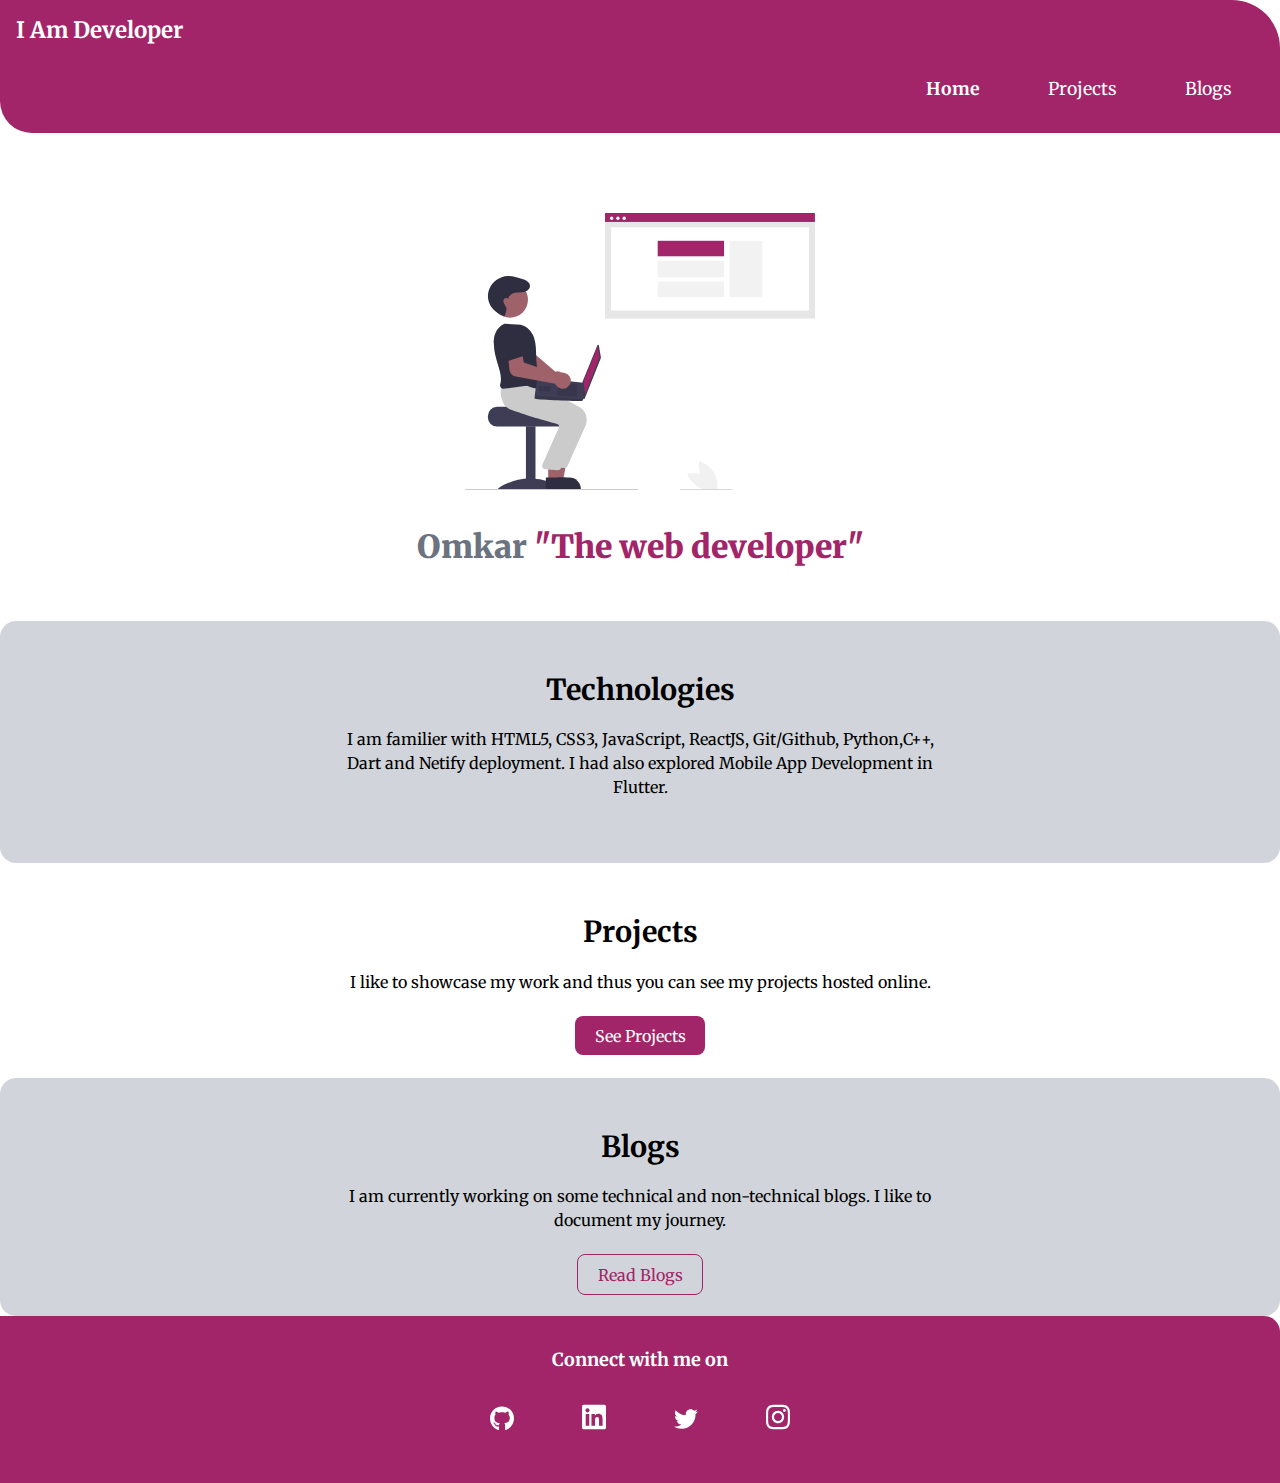
<file: index.html>
<!DOCTYPE html>
<html lang="en" dir="ltr">

<head>
  <meta charset="utf-8">
  <title>Portfolio | omkar</title>
  <link rel="stylesheet" href="styles.css">
</head>

<body>
  <nav class="navigation container">
    <div class="nav-brand">I Am Developer</div>
    <ul class="list-non-bullet nav-pills">
      <li class="list-item-inline">
        <a class="link link-active" href="index.html">Home</a>
      </li>
      <li class="list-item-inline">
        <a class="link" href="projects.html">Projects</a>
      </li>
      <li class="list-item-inline">
        <a class="link" href="blogs.html">Blogs</a>
      </li>
    </ul>
  </nav>
  <header class="hero">
    <img class="hero-img" src="images/Web_developer.svg" alt="Web-devlopment">
    <h1 class="hero-heading"><strong>Omkar <span class="heading-inverted">"The web developer"</span></strong></h1>
  </header>
  <section class="section ow">
    <div class="container container-center">
      <h1>Technologies</h1>
      <p>I am familier with HTML5, CSS3, JavaScript, ReactJS,  Git/Github, Python,C++, Dart and Netify deployment. I had also explored Mobile App Development in Flutter.</p>
    </div>
  </section>
  <section class="section">
    <div class="container container-center">
      <h1>Projects</h1>
      <p>I like to showcase my work and thus you can see my projects hosted online.</p>
      <a class="link link-primary" href="projects.html">See Projects</a>
    </div>
  </section>
  <section class="section ow">
    <div class="container container-center">
      <h1>Blogs</h1>
      <p>I am currently working on some technical and non-technical blogs. I like to document my journey.</p>
      <a class="link link-secondary" href="blogs.html">Read Blogs</a>
    </div>
  </section>
  <footer class="footer">
    <div class="footer-header">Connect with me on</div>
    <ul class="social-links list-non-bullet">
      <li class="list-item-inline"><a class="link" href="https://github.com/Omkar38-hub"><img src="images/github-brands.svg"></a></li>
      <li class="list-item-inline"><a class="link" href="https://www.linkedin.com/in/omkar-kumar-296547191/"><img src="images/linkedin-brands.svg"></a></li>
      <li class="list-item-inline"><a class="link" href="https://mobile.twitter.com/Omkar038"><img src="images/twitter-brands.svg"></a></li>
      <li class="list-item-inline"><a class="link" href="https://www.instagram.com/omkar_038/"><img src="images/instagram-brands.svg"></a></li>
    </ul>
  </footer>
</body>

</html>
</file>
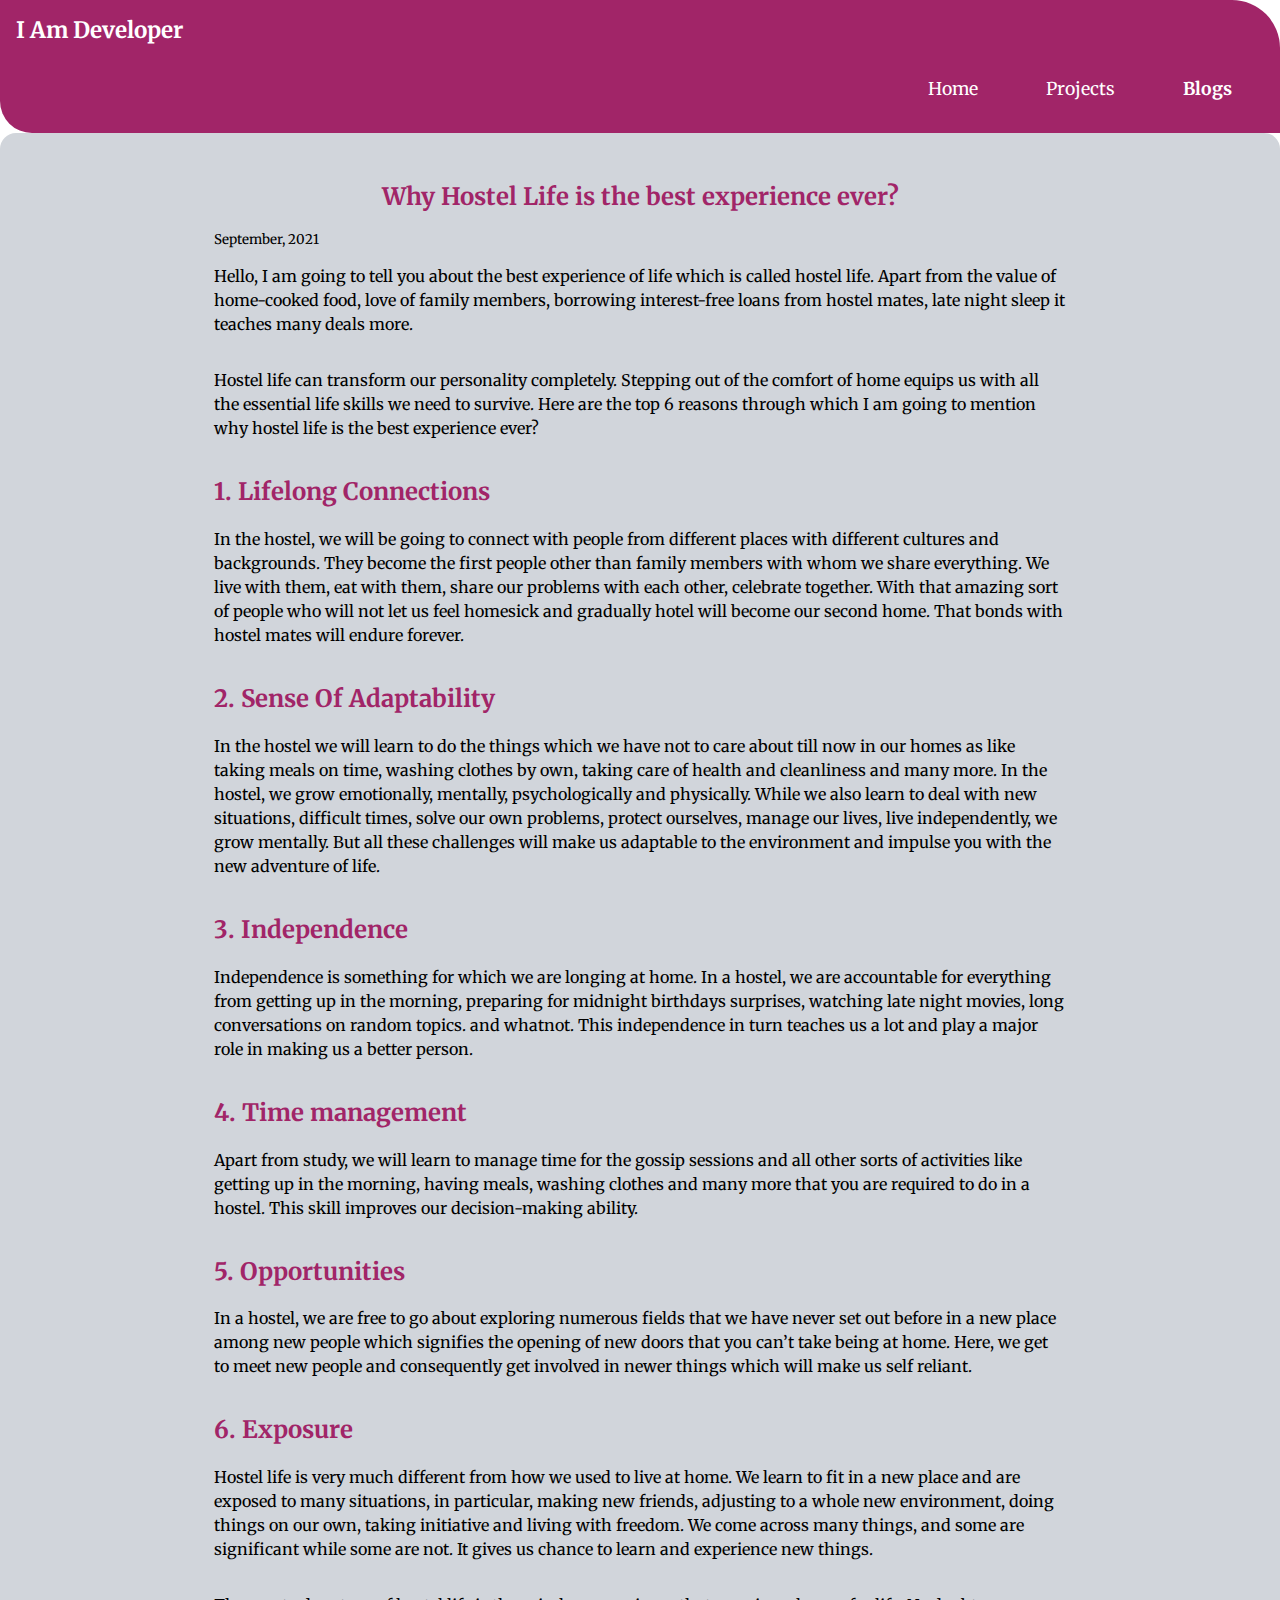
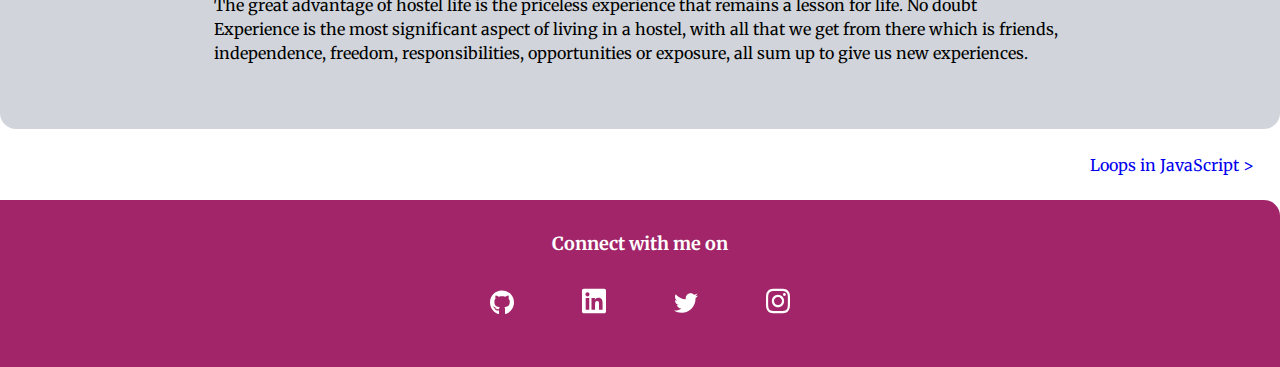
<file: blog1.html>
<!DOCTYPE html>
<html lang="en" dir="ltr">

<head>
  <meta charset="utf-8">
  <title>Hostel Life</title>
  <link rel="stylesheet" href="styles.css">
</head>

<body>
  <nav class="navigation container">
    <div class="nav-brand">I Am Developer</div>
    <ul class="list-non-bullet nav-pills">
      <li class="list-item-inline">
        <a class="link" href="index.html">Home</a>
      </li>
      <li class="list-item-inline">
        <a class="link" href="projects.html">Projects</a>
      </li>
      <li class="list-item-inline">
        <a class="link link-active" href="blogs.html">Blogs</a>
      </li>
    </ul>
  </nav>
  <section class="section ow" style="text-align:left">
    <div class="container container-center" style="max-width: 70%;">
      <h1 class="blog-name">Why Hostel Life is the best experience ever?</h1>
      <small>September, 2021</small>
      <p>
        Hello, I am going to tell you about the best experience of life which is
        called hostel life. Apart from the value of home-cooked food, love of family members, borrowing interest-free loans from hostel mates,
         late night sleep it teaches many deals more.
      </p>
      <p>
        Hostel life can transform our personality completely. Stepping out of the comfort of home equips us with all the essential life skills we need to survive.
        Here are the top 6 reasons through which I am going to mention why hostel life is the best experience ever?
      </p>
      <h2>1. Lifelong Connections</h2>
      <p>
        In the hostel, we will be going to connect with people from different places with different cultures and backgrounds. They become the first people other than family
        members with whom we share everything. We live with them, eat with them, share our problems with each other, celebrate together. With that amazing sort of people who
        will not let us feel homesick and gradually hotel will become our second home. That bonds with hostel mates will endure forever.
      </p>
      <h2>2. Sense Of Adaptability</h2>
      <p>
        In the hostel we will learn to do the things which we have not to care about till now in our homes as like taking meals on time, washing clothes by own,
        taking care of health and cleanliness and many more. In the hostel, we grow emotionally, mentally, psychologically and physically. While we also learn to deal with new situations,
        difficult times, solve our own problems, protect ourselves, manage our lives, live independently, we grow mentally. But all these challenges will make us adaptable to the environment and impulse you with the new adventure of life.
      </p>
      <h2>3. Independence</h2>
      <p>
        Independence is something for which we are longing at home. In a hostel, we are accountable for everything from getting up in the morning, preparing for
        midnight birthdays surprises, watching late night movies, long conversations on random topics.  and whatnot. This independence in turn teaches us a lot and play a major role in making us a better person.
      </p>
      <h2>4. Time management</h2>
      <p>
        Apart from study, we will learn to manage time for the gossip sessions and all other sorts of activities like getting up in the morning, having meals,
        washing clothes and many more that you are required to do in a hostel. This skill improves our decision-making ability.
      </p>
      <h2>5. Opportunities</h2>
      <p>
        In a hostel, we are free to go about exploring numerous fields that we have never set out before in a new place among new people which signifies the
         opening of new doors that you can’t take being at home. Here, we get to meet new people and consequently get involved in newer things which will make us self reliant.
      </p>
      <h2>6. Exposure</h2>
      <p>
        Hostel life is very much different from how we used to live at home. We learn to fit in a new place and are exposed to many situations, in particular, making new friends,
        adjusting to a whole new environment, doing things on our own, taking initiative and living with freedom. We come across many things, and some are significant while some are not.
        It gives us chance to learn and experience new things.
      </p>
      <p>
      The great advantage of hostel life is the priceless experience that remains a lesson for life. No doubt Experience is the most significant aspect of living in
      a hostel, with all that we get from there which is friends, independence, freedom, responsibilities, opportunities or exposure, all sum up to give us new experiences.
      </p>
    </div>
  </section>
  <div class="blog2-move">
    <a href="blog2.html">Loops in JavaScript ></a>
  </div>
</body>
<footer class="footer">
  <div class="footer-header">Connect with me on</div>
  <ul class="social-links list-non-bullet">
    <li class="list-item-inline"><a class="link" href="https://github.com/Omkar38-hub"><img src="images/github-brands.svg"></a></li>
    <li class="list-item-inline"><a class="link" href="https://www.linkedin.com/in/omkar-kumar-296547191/"><img src="images/linkedin-brands.svg"></a></li>
    <li class="list-item-inline"><a class="link" href="https://mobile.twitter.com/Omkar038"><img src="images/twitter-brands.svg"></a></li>
    <li class="list-item-inline"><a class="link" href="https://www.instagram.com/omkar_038/"><img src="images/instagram-brands.svg"></a></li>
  </ul>
</footer>
</html>
</file>
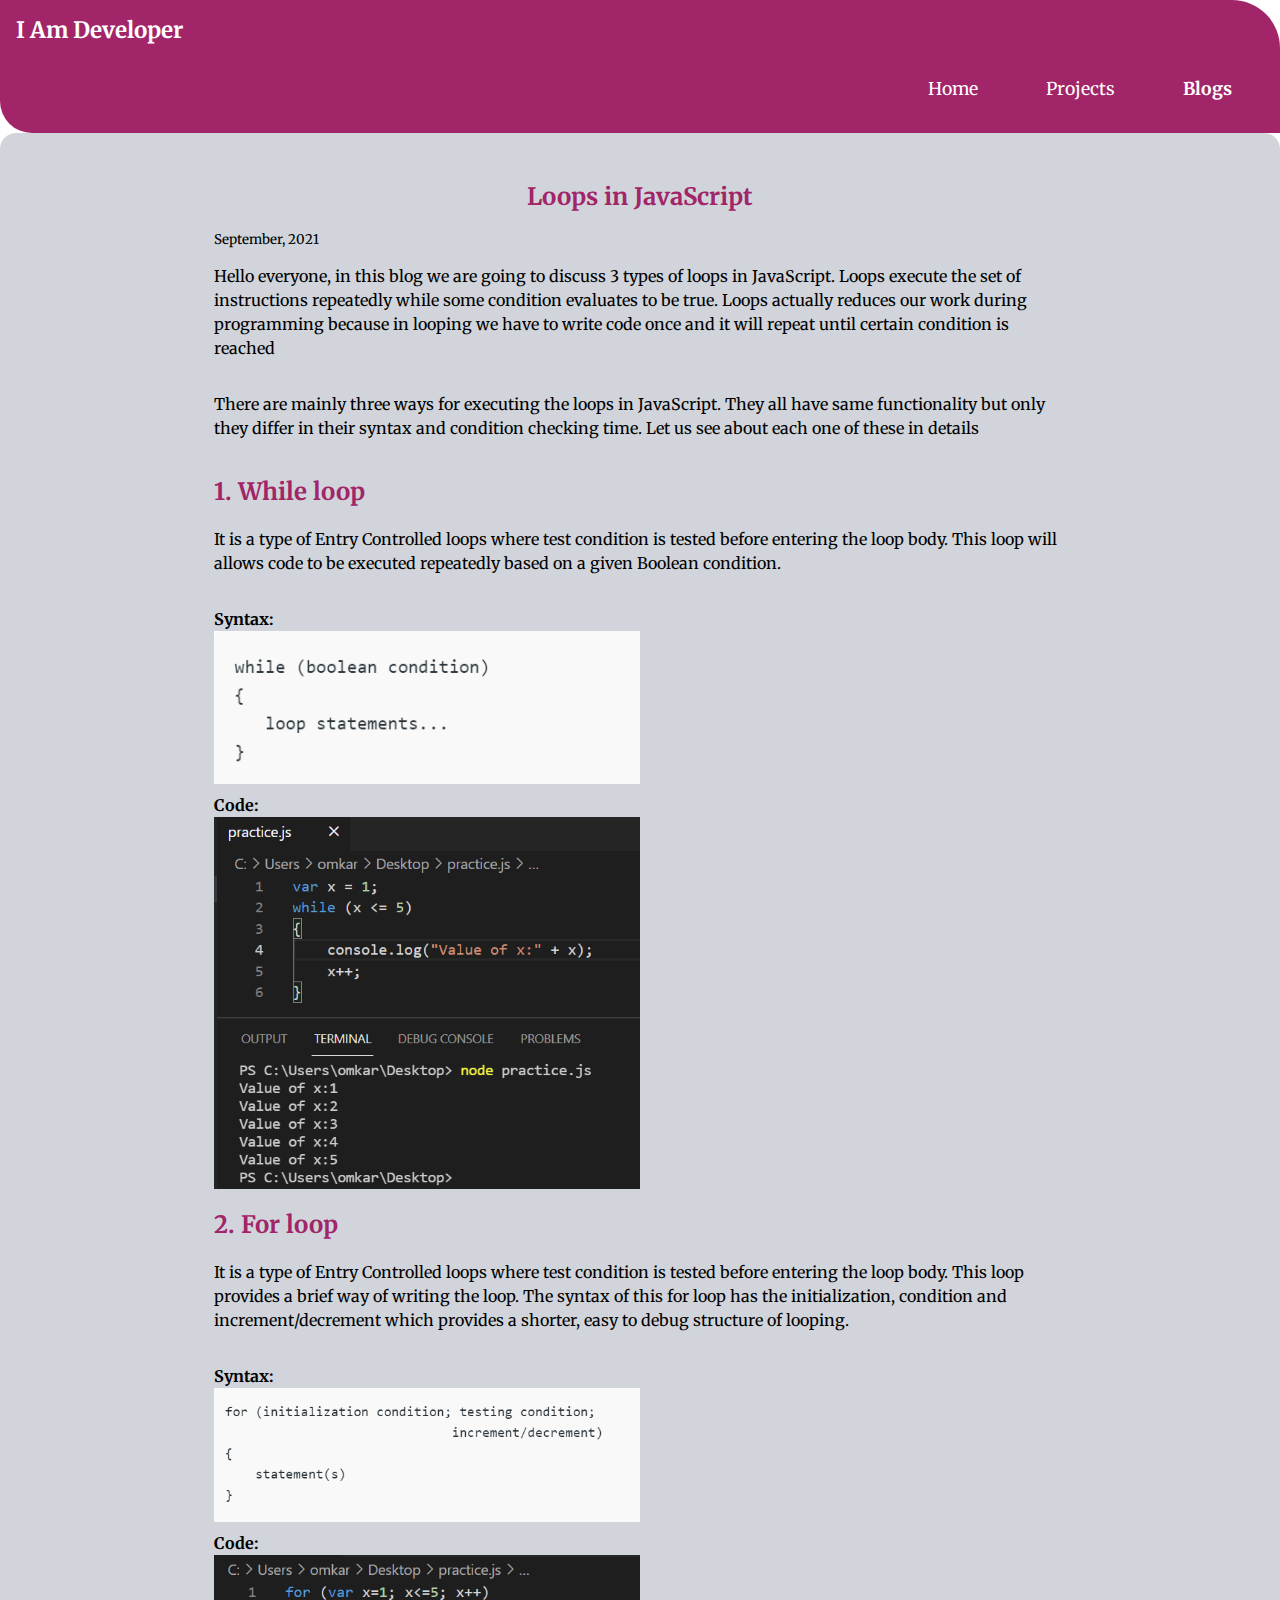
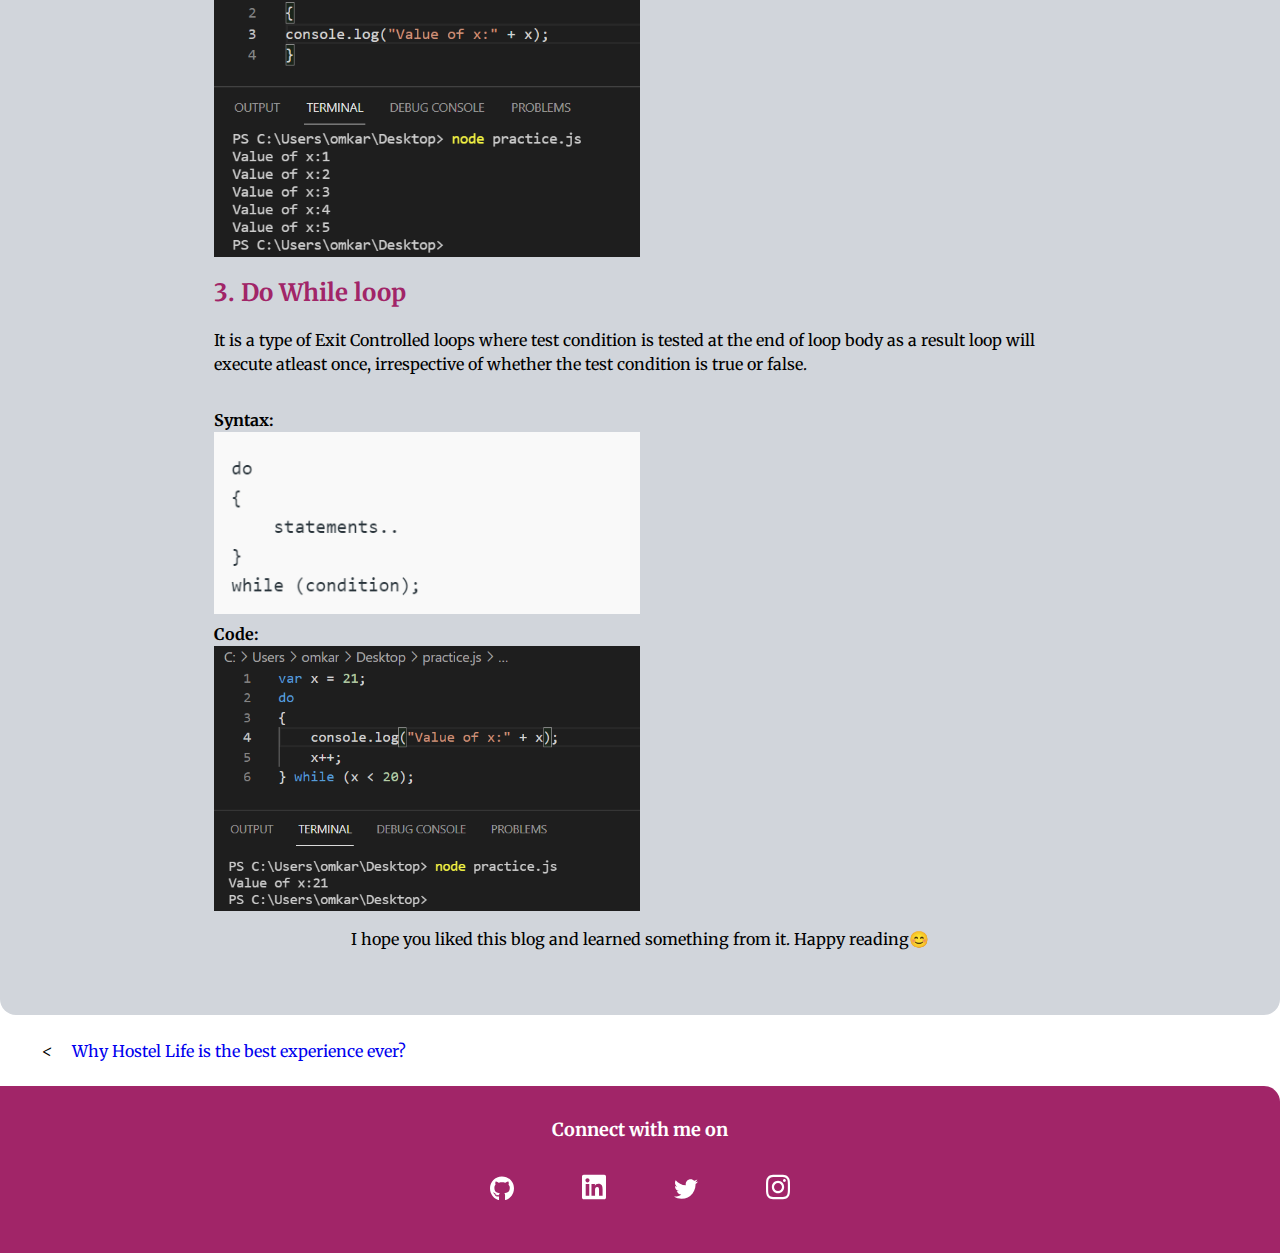
<file: blog2.html>
<!DOCTYPE html>
<html lang="en" dir="ltr">
  <head>
    <meta charset="utf-8">
    <title></title>
    <link rel="stylesheet" href="styles.css">
  </head>
  <body>
    <nav class="navigation container">
      <div class="nav-brand">I Am Developer</div>
      <ul class="list-non-bullet nav-pills">
        <li class="list-item-inline">
          <a class="link" href="index.html">Home</a>
        </li>
        <li class="list-item-inline">
          <a class="link" href="projects.html">Projects</a>
        </li>
        <li class="list-item-inline">
          <a class="link link-active" href="blogs.html">Blogs</a>
        </li>
      </ul>
    </nav>
    <section class="section ow" style="text-align:left">
      <div class="container container-center" style="max-width: 70%;">
        <h1 class="blog-name">Loops in JavaScript</h1>
        <small>September, 2021</small>
        <p>Hello everyone, in this blog we are going to discuss 3 types of loops in JavaScript. Loops execute the set of instructions
          repeatedly while some condition evaluates to be true. Loops actually reduces our work during programming because in looping we
          have to write code once and it will repeat until certain condition is reached
        </p>
        <p>
          There are mainly three ways for executing the loops in JavaScript. They all have same functionality but only they differ in their
          syntax and condition checking time. Let us see about each one of these in details
        </p>
        <h2>1. While loop</h2>
        <p>
          It is a type of Entry Controlled loops where test condition is tested before entering the loop body. This loop will allows code to be
          executed repeatedly based on a given Boolean condition.
        </p>
        <p class="tag">Syntax:</p>
        <img src="images/syntax-while.png" alt="Syntax of while-loop">
        <p class="tag">Code:</p>
        <img src="images/while-code.png" alt="For loop code">
        <h2>2. For loop</h2>
        <p>
          It is a type of Entry Controlled loops where test condition is tested before entering the loop body.
          This loop provides a brief way of writing the loop. The syntax of this for loop has the initialization,
          condition and increment/decrement which provides a shorter, easy to debug structure of looping.
        </p>
        <p class="tag">Syntax:</p>
        <img src="images/for-syntax.png" alt="Syntax of while-loop">
        <p class="tag">Code:</p>
        <img src="images/for-code.png" alt="For loop code">
        <h2>3. Do While loop</h2>
        <p>
          It is a type of Exit Controlled loops where test condition is tested at the end of loop body as a result loop
          will execute atleast once, irrespective of whether the test condition is true or false.
        </p>
        <p class="tag">Syntax:</p>
        <img src="images/do-while-syntax.png" alt="Syntax of while-loop">
        <p class="tag">Code:</p>
        <img src="images/dowhile-code.png" alt="For loop code">
      </div>
      <p style="text-align:center">I hope you liked this blog and learned something from it. Happy reading😊</p>
    </section>
    <div class="blog1-move">
      <i class="material-icons left link"><</i>
      <a href="blog1.html">  Why Hostel Life is the best experience ever?</a>
    </div>
  </body>
  <footer class="footer">
    <div class="footer-header">Connect with me on</div>
    <ul class="social-links list-non-bullet">
      <li class="list-item-inline"><a class="link" href="https://github.com/Omkar38-hub"><img src="images/github-brands.svg"></a></li>
      <li class="list-item-inline"><a class="link" href="https://www.linkedin.com/in/omkar-kumar-296547191/"><img src="images/linkedin-brands.svg"></a></li>
      <li class="list-item-inline"><a class="link" href="https://mobile.twitter.com/Omkar038"><img src="images/twitter-brands.svg"></a></li>
      <li class="list-item-inline"><a class="link" href="https://www.instagram.com/omkar_038/"><img src="images/instagram-brands.svg"></a></li>
    </ul>
  </footer>
</html>
</file>
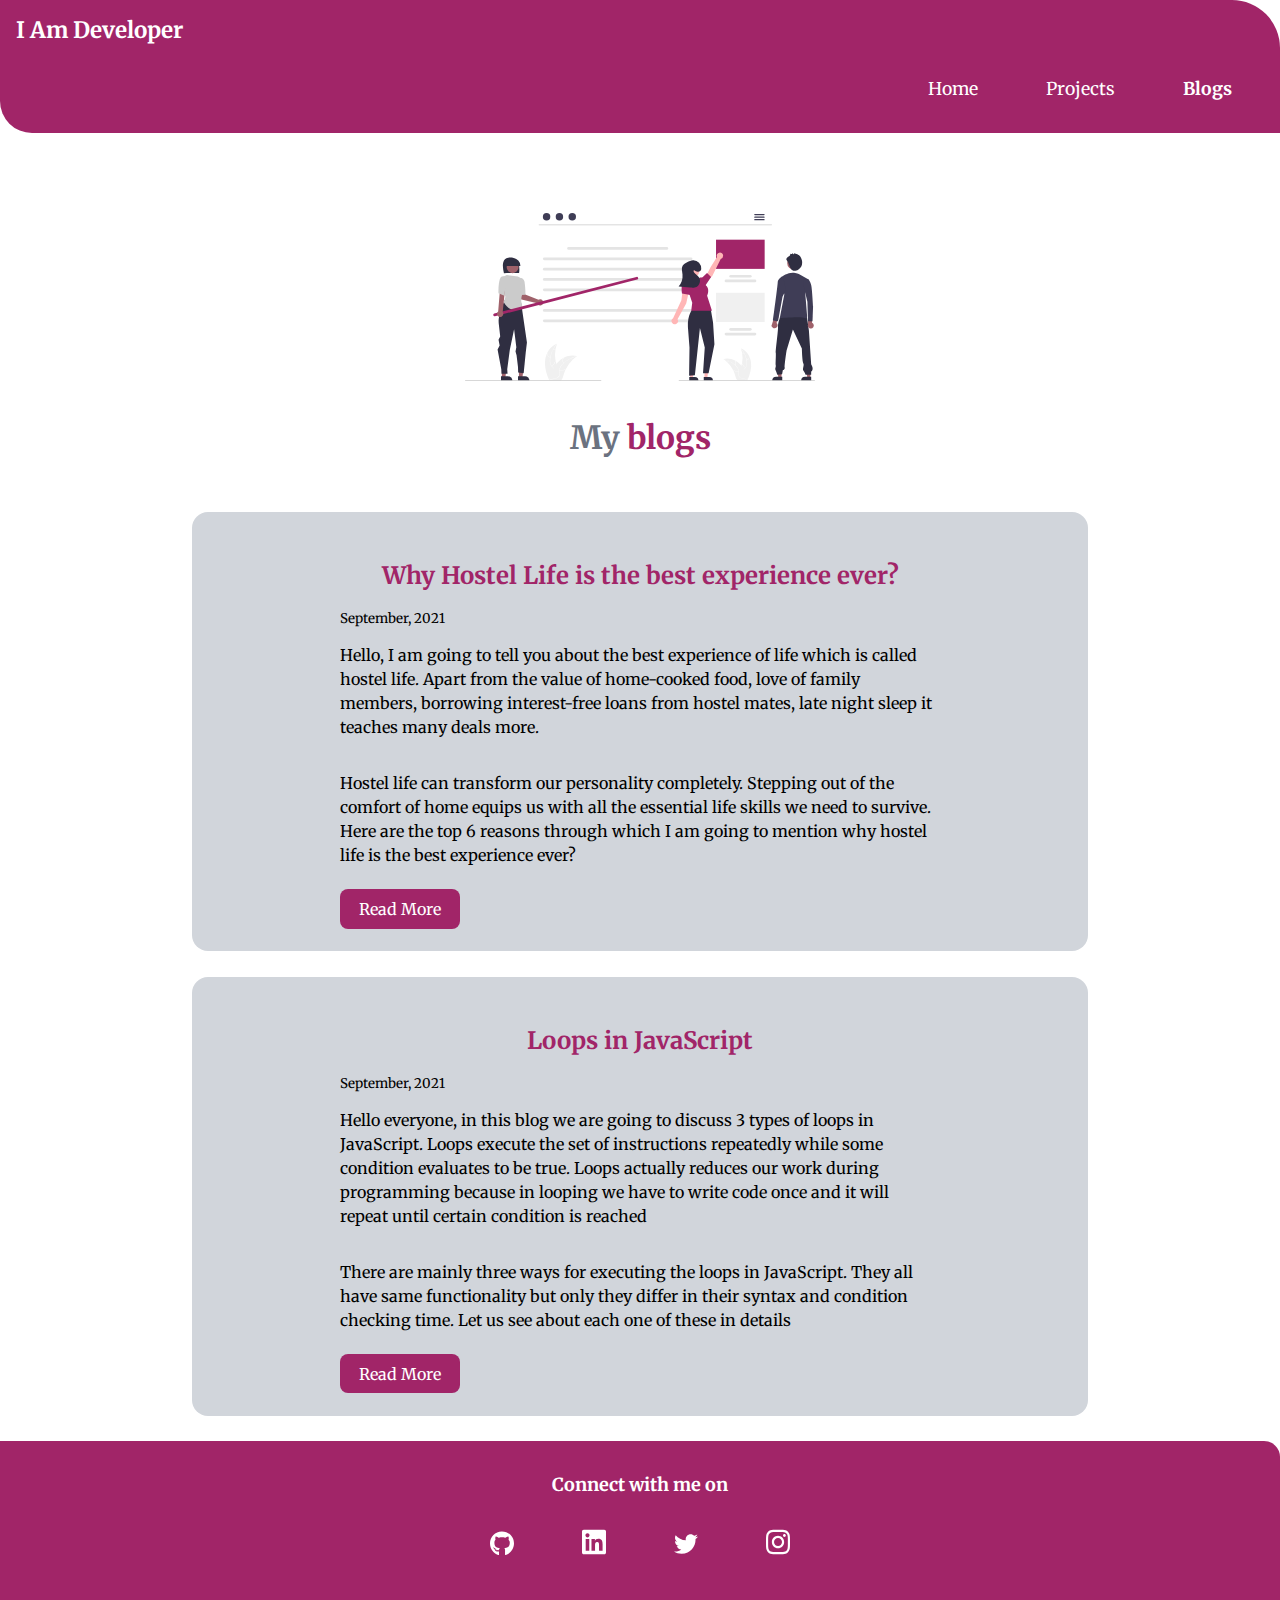
<file: blogs.html>
<!DOCTYPE html>
<html lang="en" dir="ltr">
  <head>
    <meta charset="utf-8">
    <title>Blogs</title>
    <link rel="stylesheet" href="styles.css">
  </head>
  <body>
    <nav class="navigation container">
      <div class="nav-brand">I Am Developer</div>
      <ul class="list-non-bullet nav-pills">
        <li class="list-item-inline">
          <a class="link" href="index.html">Home</a>
        </li>
        <li class="list-item-inline">
          <a class="link" href="projects.html">Projects</a>
        </li>
        <li class="list-item-inline">
          <a class="link link-active" href="blogs.html">Blogs</a>
        </li>
      </ul>
    </nav>
    <header class="hero">
      <img class="hero-img" src="images/Blogging.svg" alt="Blogging">
      <h1 class="hero-heading">My <span class="heading-inverted">blogs</span></h1>
    </header>
    <section class="section ow" style="margin:0 15%;text-align:left;">
      <div class="container container-center">
        <h1 class="blog-name">Why Hostel Life is the best experience ever?</h1>
        <small>September, 2021</small>
        <p>
          Hello, I am going to tell you about the best experience of life which is
          called hostel life. Apart from the value of home-cooked food, love of family members, borrowing interest-free loans from hostel mates,
           late night sleep it teaches many deals more.
        </p>
        <p>
          Hostel life can transform our personality completely. Stepping out of the comfort of home equips us with all the essential life skills we need to survive.
          Here are the top 6 reasons through which I am going to mention why hostel life is the best experience ever?
        </p>
        <a class="link link-primary" href="blog1.html">Read More</a>
      </div>
    </section>
    <section class="section ow" style="margin:2% 15%;text-align:left;">
      <div class="container container-center">
        <h1 class="blog-name">Loops in JavaScript</h1>
        <small>September, 2021</small>
        <p>Hello everyone, in this blog we are going to discuss 3 types of loops in JavaScript. Loops execute the set of instructions
          repeatedly while some condition evaluates to be true. Loops actually reduces our work during programming because in looping we
          have to write code once and it will repeat until certain condition is reached
        </p>
        <p>
          There are mainly three ways for executing the loops in JavaScript. They all have same functionality but only they differ in their
          syntax and condition checking time. Let us see about each one of these in details
        </p>
        <a class="link link-primary" href="blog2.html">Read More</a>
      </div>
    </section>
    <footer class="footer">
      <div class="footer-header">Connect with me on</div>
      <ul class="social-links list-non-bullet">
        <li class="list-item-inline"><a class="link" href="https://github.com/Omkar38-hub"><img src="images/github-brands.svg"></a></li>
        <li class="list-item-inline"><a class="link" href="https://www.linkedin.com/in/omkar-kumar-296547191/"><img src="images/linkedin-brands.svg"></a></li>
        <li class="list-item-inline"><a class="link" href="https://mobile.twitter.com/Omkar038"><img src="images/twitter-brands.svg"></a></li>
        <li class="list-item-inline"><a class="link" href="https://www.instagram.com/omkar_038/"><img src="images/instagram-brands.svg"></a></li>
      </ul>
    </footer>
  </body>
</html>
</file>
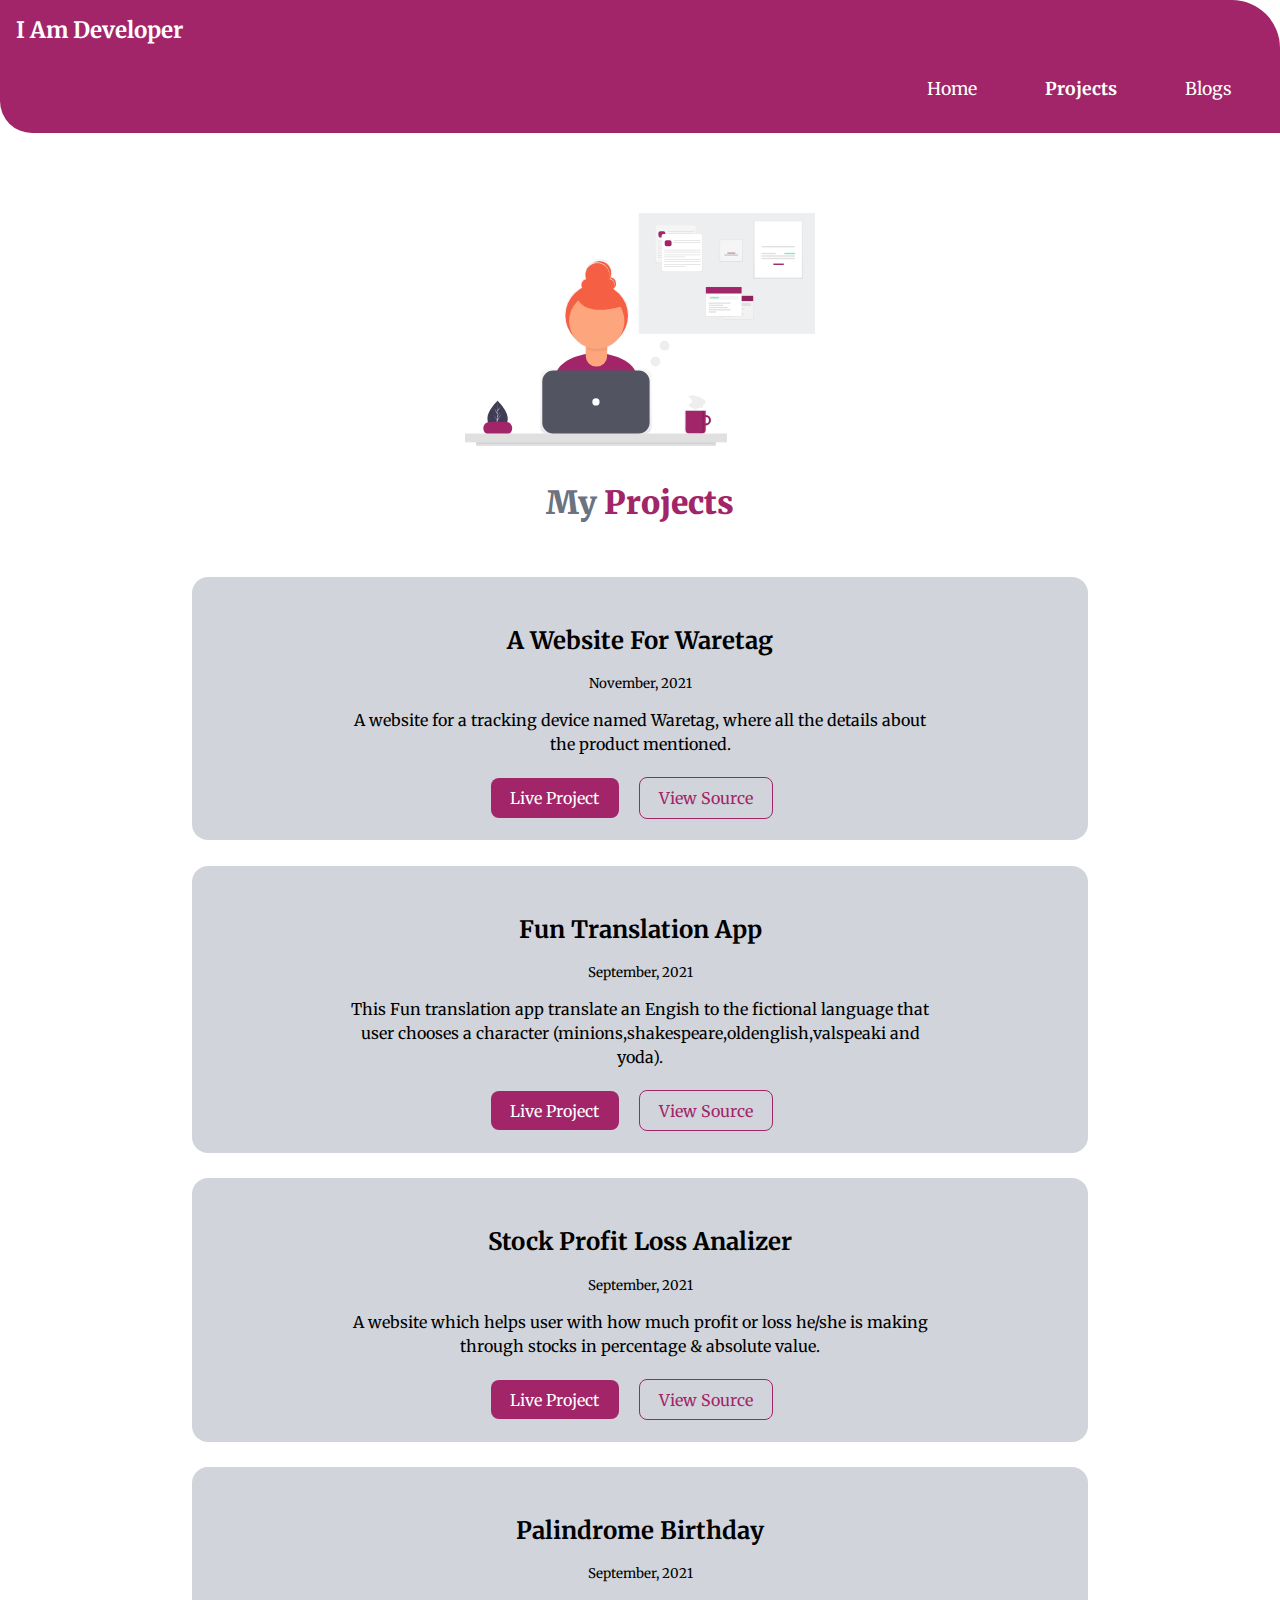
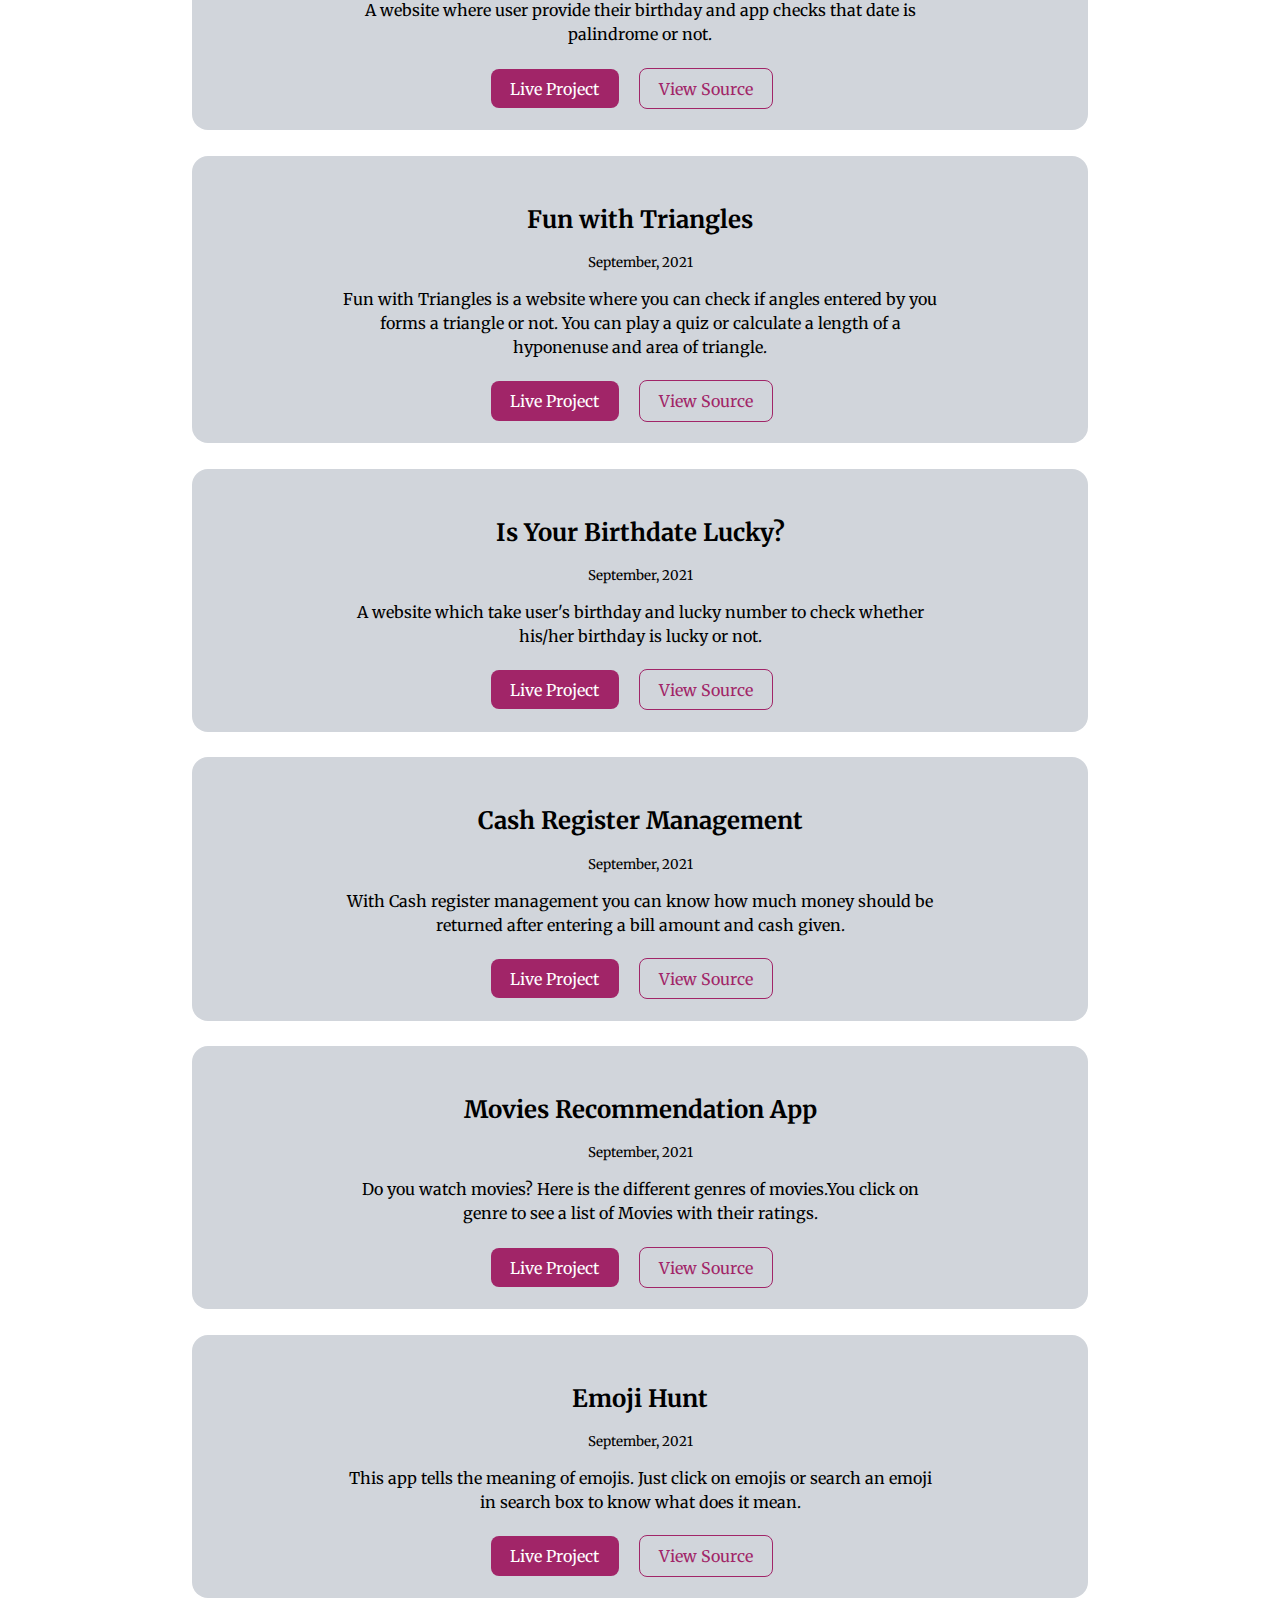
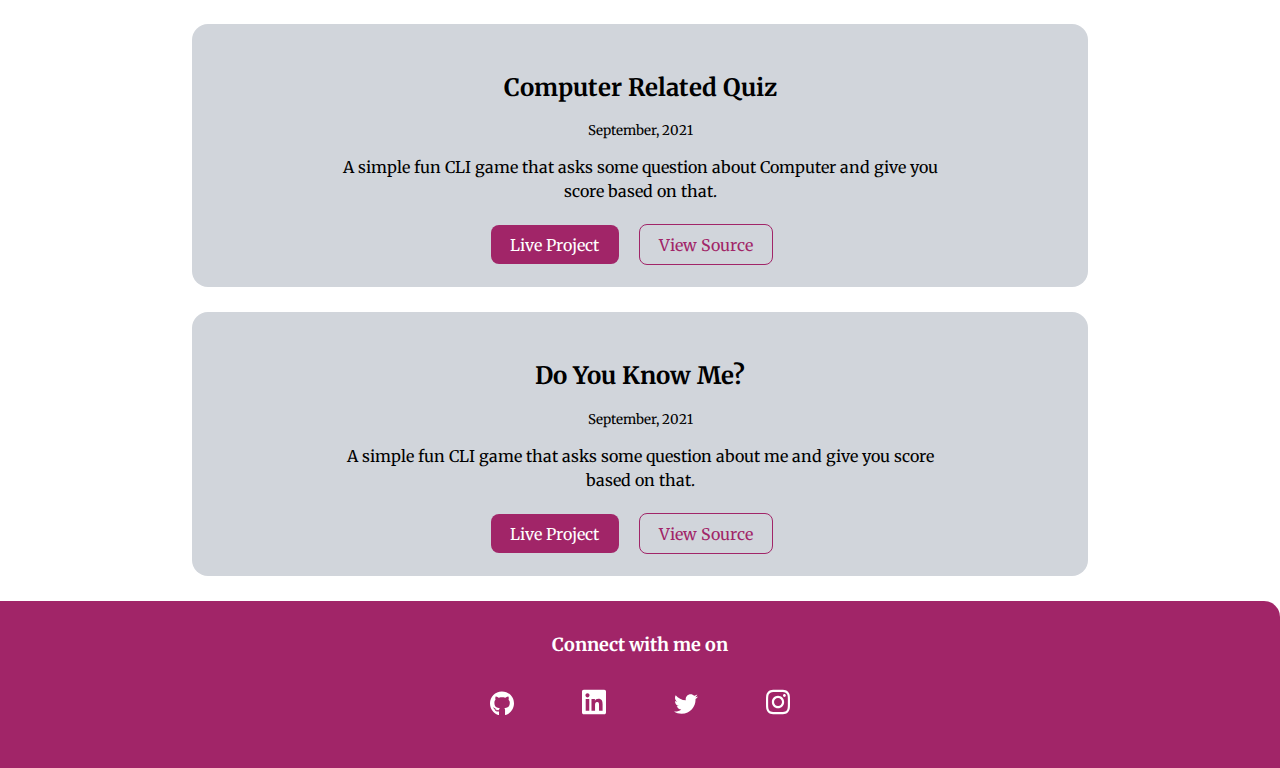
<file: projects.html>
<!DOCTYPE html>
<html lang="en" dir="ltr">
  <head>
    <meta charset="utf-8">
    <title>Projects | Omkar</title>
    <link rel="stylesheet" href="styles.css">
  </head>
  <body>
    <nav class="navigation container">
      <div class="nav-brand">I Am Developer</div>
      <ul class="list-non-bullet nav-pills">
        <li class="list-item-inline">
          <a class="link" href="index.html">Home</a>
        </li>
        <li class="list-item-inline">
          <a class="link link-active" href="projects.html">Projects</a>
        </li>
        <li class="list-item-inline">
          <a class="link" href="blogs.html">Blogs</a>
        </li>
      </ul>
    </nav>
    <header class="hero">
      <img class="hero-img" src="images/projects.svg" alt="Projects">
      <h1 class="hero-heading"><strong>My <span class="heading-inverted">Projects</span></strong></h1>
    </header>
    <section class="section ow" style="margin:0 15%">
      <div class="container container-center">
        <h1 class="project-name">A Website For Waretag</h1>
        <small>November, 2021</small>
        <p>A website for a tracking device named Waretag, where all the details about the product mentioned.</p>
        <a class="link link-primary" href="https://productwaretag.netlify.app/">Live Project</a>
        <a class="link link-secondary" href="https://github.com/Omkar38-hub/Product-UI-Waretag">View Source</a>
      </div>
    </section>

    <section class="section ow" style="margin:2% 15%">
      <div class="container container-center">
        <h1 class="project-name">Fun Translation App</h1>
        <small>September, 2021</small>
        <p>This Fun translation app translate an Engish to the fictional language that user chooses a character (minions,shakespeare,oldenglish,valspeaki and yoda).</p>
        <a class="link link-primary" href="https://fuun-translation.netlify.app/">Live Project</a>
        <a class="link link-secondary" href="https://github.com/Omkar38-hub/Fun-translation-app">View Source</a>
      </div>
    </section>

    <section class="section ow" style="margin:0% 15%">
      <div class="container container-center">
        <h1 class="project-name">Stock Profit Loss Analizer</h1>
        <small>September, 2021</small>
        <p>A website which helps user with how much profit or loss he/she is making through stocks in percentage & absolute value.</p>
        <a class="link link-primary" href="https://stockprofitlossanalizer.netlify.app/">Live Project</a>
        <a class="link link-secondary" href="https://github.com/Omkar38-hub/Stock-profit-loss-analizer">View Source</a>
      </div>
    </section>
    <section class="section ow" style="margin:2% 15%">
      <div class="container container-center">
        <h1 class="project-name">Palindrome Birthday</h1>
        <small>September, 2021</small>
        <p>A website where user provide their birthday and app checks that date is palindrome or not.</p>
        <a class="link link-primary" href="https://checkpalindromebirthday1.netlify.app/">Live Project</a>
        <a class="link link-secondary" href="https://github.com/Omkar38-hub/Palindrome-Birthday">View Source</a>
      </div>
    </section>
    <section class="section ow" style="margin:0 15%">
      <div class="container container-center">
        <h1 class="project-name">Fun with Triangles</h1>
        <small>September, 2021</small>
        <p>Fun with Triangles is a website where you can check if angles entered by you forms a triangle or not. You can play a quiz or calculate a length of a hyponenuse and area of triangle.</p>
        <a class="link link-primary" href="https://funquizintriangles.netlify.app/">Live Project</a>
        <a class="link link-secondary" href="https://github.com/Omkar38-hub/Fun-with-Triangles">View Source</a>
      </div>
    </section>
    <section class="section ow" style="margin:2% 15%">
      <div class="container container-center">
        <h1 class="project-name">Is Your Birthdate Lucky?</h1>
        <small>September, 2021</small>
        <p>A website which take user's birthday and lucky number to check whether his/her birthday is lucky or not.</p>
        <a class="link link-primary" href="https://check-birthdatelucky.netlify.app/">Live Project</a>
        <a class="link link-secondary" href="https://github.com/Omkar38-hub/Is-your-birthdate-lucky">View Source</a>
      </div>
    </section>
    <section class="section ow" style="margin:0 15%">
      <div class="container container-center">
        <h1 class="project-name">Cash Register Management</h1>
        <small>September, 2021</small>
        <p>With Cash register management you can know how much money should be returned after entering a bill amount and cash given.</p>
        <a class="link link-primary" href="https://cashmanagement.netlify.app/">Live Project</a>
        <a class="link link-secondary" href="https://github.com/Omkar38-hub/Cash-register-management">View Source</a>
      </div>
    </section>
    <section class="section ow" style="margin:2% 15%">
      <div class="container container-center">
        <h1 class="project-name">Movies Recommendation App</h1>
        <small>September, 2021</small>
        <p>Do you watch movies? Here is the different genres of movies.You click on genre to see a list of Movies with their ratings.</p>
        <a class="link link-primary" href="https://71lqe.csb.app/">Live Project</a>
        <a class="link link-secondary" href="https://github.com/Omkar38-hub/Movies-Recommendation-App">View Source</a>
      </div>
    </section>
    <section class="section ow" style="margin:0 15%">
      <div class="container container-center">
        <h1 class="project-name">Emoji Hunt</h1>
        <small>September, 2021</small>
        <p>This app tells the meaning of emojis. Just click on emojis or search an emoji in search box to know what does it mean.</p>
        <a class="link link-primary" href="https://e14i2.csb.app/">Live Project</a>
        <a class="link link-secondary" href="https://github.com/Omkar38-hub/Emoji-Hunt">View Source</a>
      </div>
    </section>
    <!-- <section class="section ow" style="margin:2% 15% 2%">
      <div class="container container-center">
        <h1 class="project-name">Banana Speak App</h1>
        <small>September, 2021</small>
        <p>Are you a fan of minions? This is a fun translator which translates a normal English language to a language spoken by minions.</p>
        <a class="link link-primary" href="https://minions-funtalk.netlify.app/">Live Project</a>
        <a class="link link-secondary" href="https://github.com/Omkar38-hub/Banana-speak">View Source</a>
      </div>
    </section> -->
    <section class="section ow" style="margin:2% 15%">
      <div class="container container-center">
        <h1 class="project-name">Computer Related Quiz</h1>
        <small>September, 2021</small>
        <p>A simple fun CLI game that asks some question about Computer and give you score based on that.</p>
        <a class="link link-primary" href="https://replit.com/@omkarabhishek12/Computer-related-Quiz?embed=1&output=1">Live Project</a>
        <a class="link link-secondary" href="https://github.com/Omkar38-hub/Computer-related-Quiz">View Source</a>
      </div>
    </section>
    <section class="section ow" style="margin:0 15% 2%">
      <div class="container container-center">
        <h1 class="project-name">Do You Know Me?</h1>
        <small>September, 2021</small>
        <p>A simple fun CLI game that asks some question about me and give you score based on that.</p>
        <a class="link link-primary" href="https://replit.com/@omkarabhishek12/Do-u-know-me?embed=1&output=1">Live Project</a>
        <a class="link link-secondary" href="https://github.com/Omkar38-hub/Do-you-know-me">View Source</a>
      </div>
    </section>
    <footer class="footer">
      <div class="footer-header">Connect with me on</div>
      <ul class="social-links list-non-bullet">
        <li class="list-item-inline"><a class="link" href="https://github.com/Omkar38-hub"><img src="images/github-brands.svg"></a></li>
        <li class="list-item-inline"><a class="link" href="https://www.linkedin.com/in/omkar-kumar-296547191/"><img src="images/linkedin-brands.svg"></a></li>
        <li class="list-item-inline"><a class="link" href="https://mobile.twitter.com/Omkar038"><img src="images/twitter-brands.svg"></a></li>
        <li class="list-item-inline"><a class="link" href="https://www.instagram.com/omkar_038/"><img src="images/instagram-brands.svg"></a></li>
      </ul>
    </footer>
  </body>
</html>
</file>
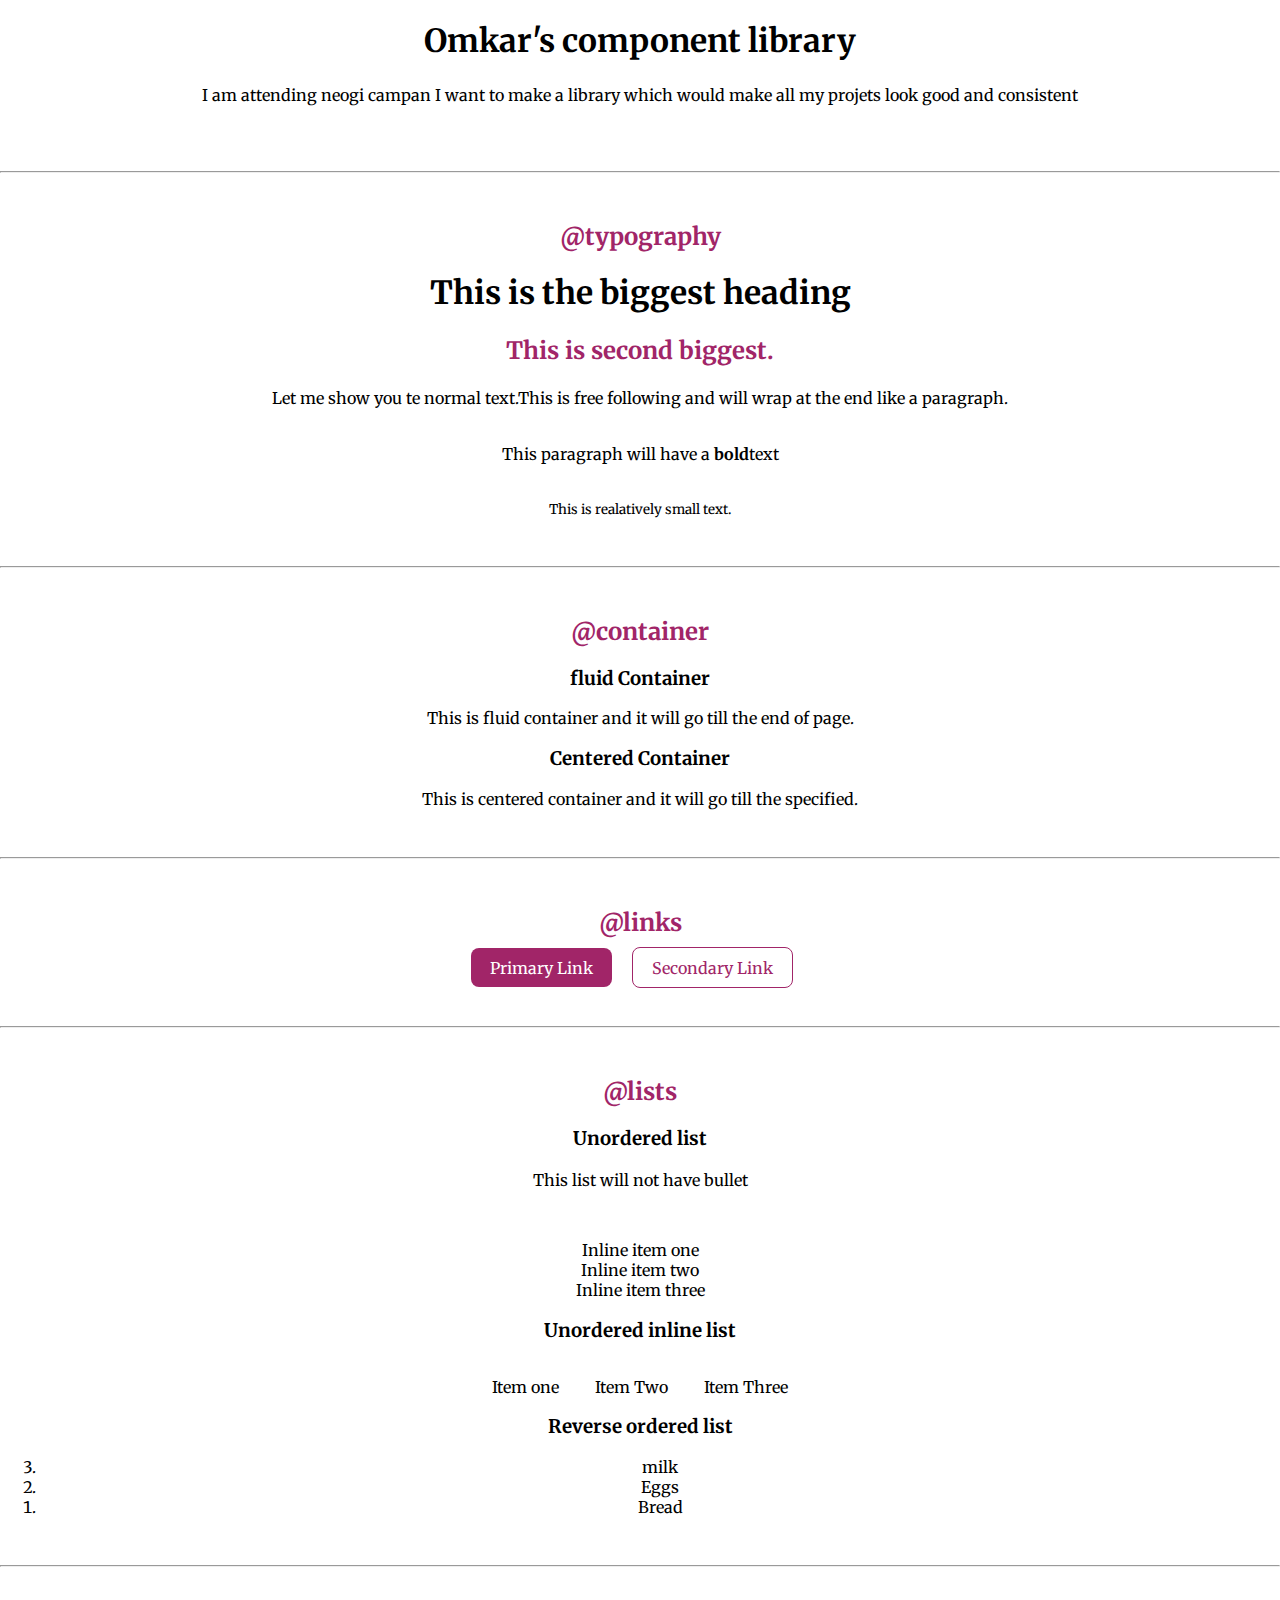
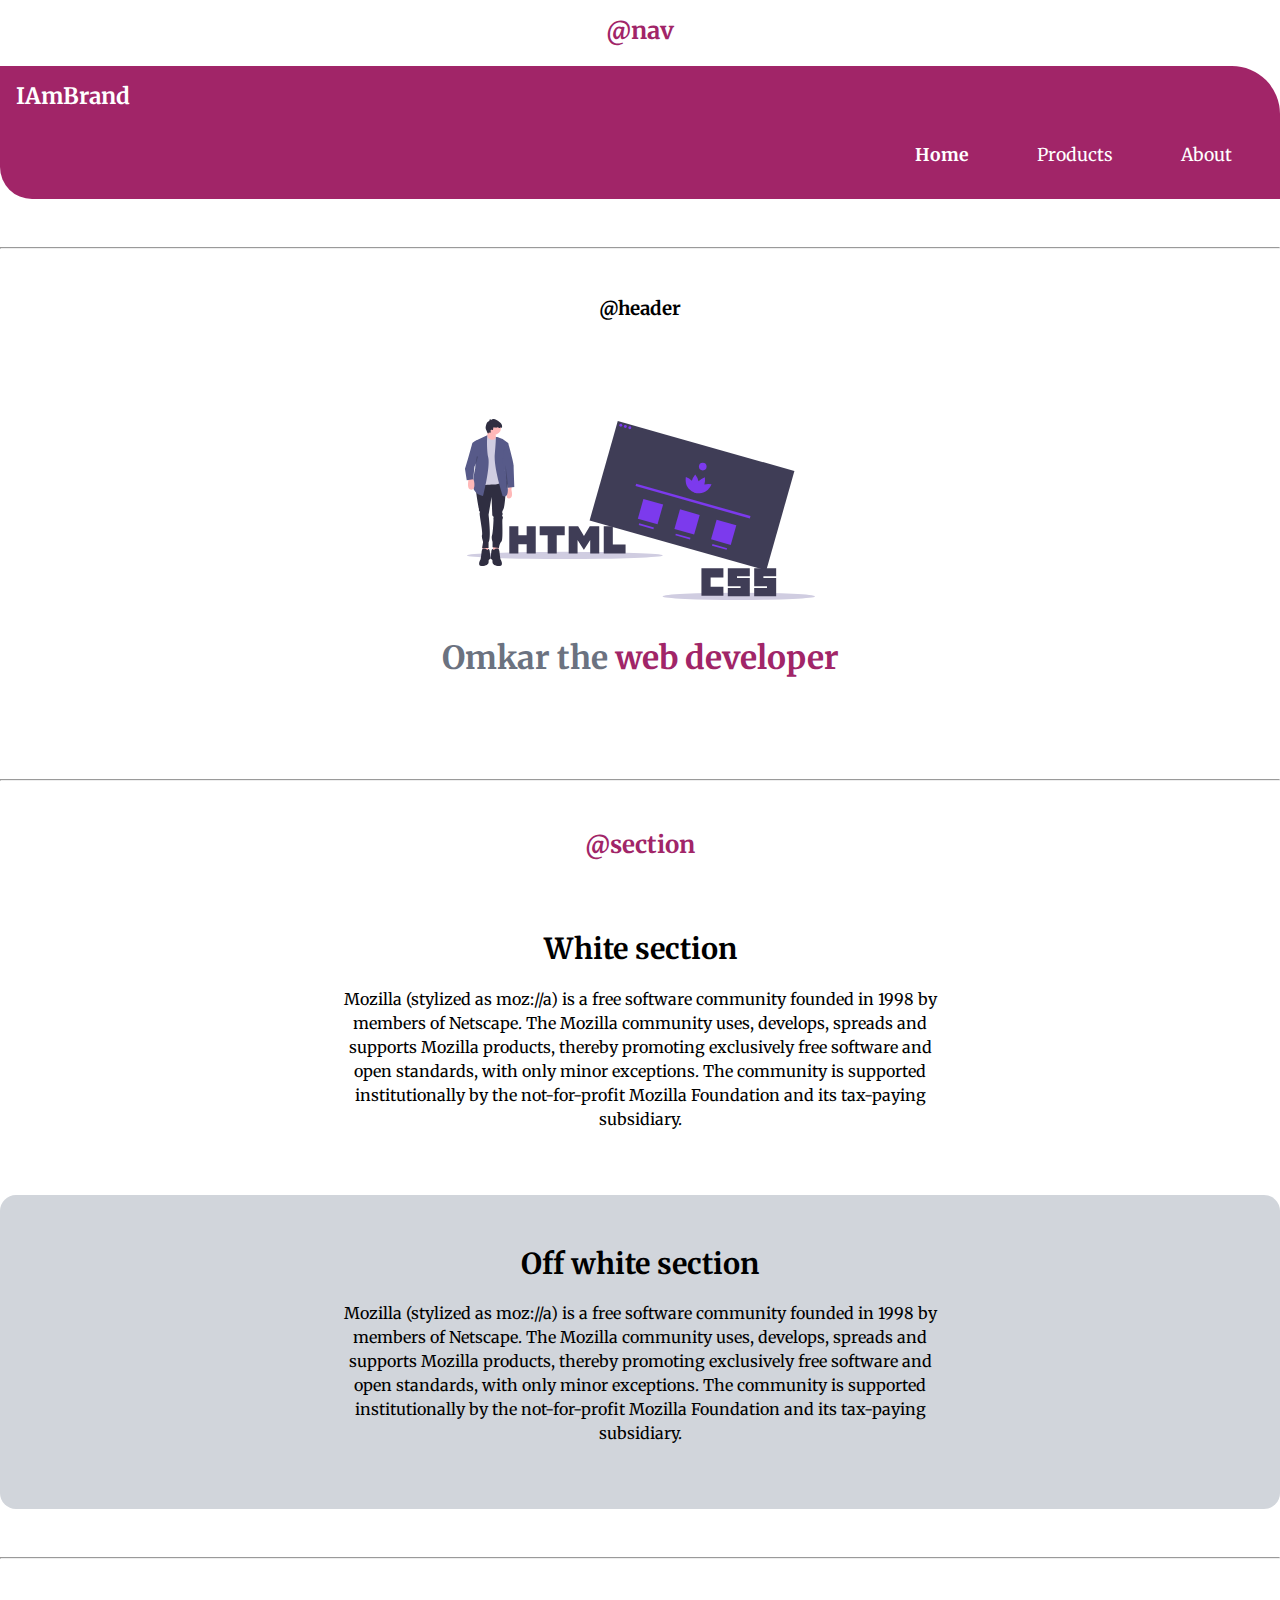
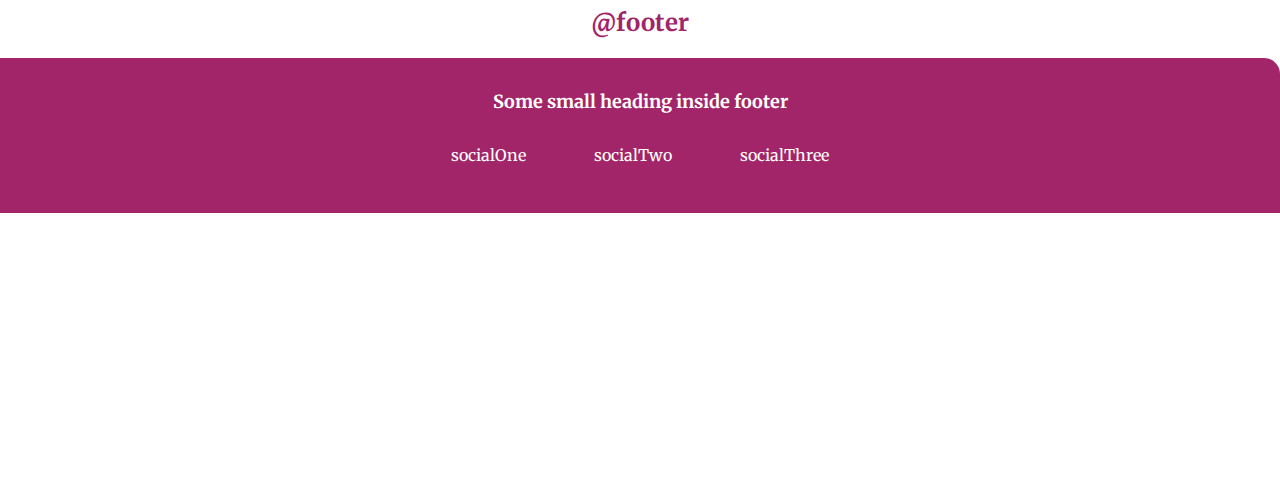
<file: lib/components.html>
<!DOCTYPE html>
<html lang="en" dir="ltr">

<head>
  <meta charset="utf-8">
  <title>Component Library</title>
  <!-- Way of doing CSS -->
  <link rel="stylesheet" href="../styles.css">
  <!-- <link rel="stylesheet" href="/styles.css"> -->
</head>

<body>
  <h1>Omkar's component library</h1>
  <!-- style="color:red" -->
  <p>I am attending neogi campan I want to make a library which would make all my projets look good and consistent</p>

  <hr>
  <h2>@typography</h2>
  <h1>This is the biggest heading</h1>
  <h2>This is second biggest.</h2>
  <p>Let me show you te normal text.This is free following and will wrap at the end like a paragraph.</p>
  <p>This paragraph will have a <strong>bold</strong>text</p>
  <small>This is realatively small text.</small>
  <hr>
  <h2>@container</h2>
  <h3>fluid Container</h3>
  <div class="container">This is fluid container and it will go till the end of page.
  </div>
  <h3>Centered Container</h3>
  <div class="container container-center">This is centered container and it will go till the specified.
  </div>
  <hr>
  <h2>@links</h2>
  <a class="link link-primary" href="/">Primary Link</a>
  <a class="link link-secondary" href="/">Secondary Link</a>

  <hr>
  <h2>@lists</h2>
  <h3>Unordered list</h3>
  <p>This list will not have bullet</p>
  <ul class="list-non-bullet">
    <li>Inline item one</li>
    <li>Inline item two</li>
    <li>Inline item three</li>
  </ul>
  <h3>Unordered inline list</h3>
  <ul class="list-non-bullet">
    <li class="list-item-inline">Item one</li>
    <li class="list-item-inline">Item Two</li>
    <li class="list-item-inline">Item Three</li>
  </ul>
  <h3>Reverse ordered list</h3>
  <ol reversed>
    <li>milk</li>
    <li>Eggs</li>
    <li>Bread</li>
  </ol>
  <hr>
  <h2>@nav</h2>
  <nav class="navigation container">
    <div class="nav-brand">IAmBrand</div>
    <ul class="list-non-bullet nav-pills">
      <li class="list-item-inline">
        <a class="link link-active" href="/">Home</a>
      </li>
      <li class="list-item-inline">
        <a class="link" href="/">Products</a>
      </li>
      <li class="list-item-inline">
        <a class="link" href="/">About</a>
      </li>
    </ul>
  </nav>
  <hr>
  <h3>@header</h3>
  <header class="hero">
    <img class="hero-img" src="../images/hero.svg" alt="Image">
    <h1 class="hero-heading">Omkar the <span class="heading-inverted">web developer</span></h1>
  </header>
  <hr>
  <h2>@section</h2>
  <section class="section">
    <div class="container container-center">
      <h1>White section</h1>
      <p>Mozilla (stylized as moz://a) is a free software community founded in 1998 by members of Netscape. The Mozilla community uses, develops, spreads and supports Mozilla products, thereby promoting exclusively free software and open standards,
        with only minor exceptions. The community is supported institutionally by the not-for-profit Mozilla Foundation and its tax-paying subsidiary.</p>
    </div>
  </section>
  <section class="section ow">
    <div class="container container-center">
      <h1>Off white section</h1>
      <p>Mozilla (stylized as moz://a) is a free software community founded in 1998 by members of Netscape. The Mozilla community uses, develops, spreads and supports Mozilla products, thereby promoting exclusively free software and open standards,
        with only minor exceptions. The community is supported institutionally by the not-for-profit Mozilla Foundation and its tax-paying subsidiary.</p>
    </div>
  </section>
  <hr>
  <h2>@footer</h2>
  <footer class="footer">
    <div class="footer-header">Some small heading inside footer</div>
    <ul class="social-links list-non-bullet">
      <li class="list-item-inline"><a class="link" href="/"> socialOne</a></li>
      <li class="list-item-inline"><a class="link" href="/"> socialTwo</a></li>
      <li class="list-item-inline"><a class="link" href="/"> socialThree</a></li>
    </ul>
  </footer>




  <div style="height:30vh;"></div>
</body>

</html>
</file>
<file: styles.css>
@import url('https://fonts.googleapis.com/css2?family=Merriweather:wght@400;700&display=swap');

/* root is used for whole page */
:root {
  --Primary-color: #A12568;
  --off-white:#F3F4F6;
  --dark-gray: #6B7280;
}

body {
  font-family: 'Merriweather', serif;
  margin: 0;
  text-align: center;
}

hr {
  margin: 3rem 0;
}
p{
  line-height: 1.5;
  padding-bottom: 1rem;
}
.container {
  padding-left: 1rem;
  padding-right: 1rem;
}

.container-center {
  max-width: 600px;
  margin: auto;
}
/* spaces */

.margin-md{
  margin: 2rem;
}
/************links*****/
.link {
  text-decoration: none;
  padding: 0.5rem 1rem;
}

.link-primary {
  background-color: var(--Primary-color);
  border-radius: 0.5rem;
  padding: 0.6rem 1.2rem;
  color: white;
}

.link-secondary {
  color: var(--Primary-color);
  border-radius: 0.5rem;
  border: 1px solid var(--Primary-color);
  margin: 1rem;
  padding: 0.6rem 1.2rem;
}

/* above is Bem naming convention in CSS*/
.list-non-bullet {
  list-style: none;
  padding: 1rem 0 0;
}

.list-item-inline {
  display: inline;
  padding: 0 1rem;
}

/* navigation */
.navigation {
  background-color: var(--Primary-color);
  color: white;
  padding: 1rem;
  border-bottom-left-radius: 2rem;
  border-top-right-radius: 3rem;
}

/* Inside navigation if there is link then it should be white */
.navigation .link {
  color: white;
}

.navigation .nav-brand {
  font-weight: bold;
  font-size: 1.4rem;
  text-align: left;
}

.navigation .nav-pills {
  text-align: right;
  font-size: 1.1rem;
}

.navigation .link-active {
  font-weight: bold;
}

/* header */
.hero {
  padding: 2rem;
  padding-top: 5rem;
}

.hero .hero-img {
  max-width: 350px;
  display: block;
  margin: auto;
}

.hero .hero-heading {
  text-align: center;
  font-weight: bold;
  font-size: 2rem;
  padding-top: 1rem;
  color: var(--dark-gray);
}

.hero .hero-heading .heading-inverted {
  color: var(--Primary-color);
}

/* section */
.section{
  padding: 2em;
}
.section h1 {
  text-align: center;
  font-size: 1.8rem;
}
.ow{
  background-color: #D1D5DB;
  border-radius: 1rem;
}

/* footer */
.footer{
  background-color: var(--Primary-color);
  padding: 2rem 1rem;
  text-align: center;
  color: white;
  border-top-right-radius: 1rem;
}
.footer .link{
  color: white;
}
.footer img{
  width: 1.5rem;
}
.footer .footer-header{
  font-weight: bold;
  font-size: large;
}
.footer ul{
  padding-inline-start:0;
}
 /* projects */
 .section .project-name{
   font-size: 1.5rem;
 }
 @media (max-width: 900px) {
   body {
     max-width: 95%;
     width: 100%;
     text-align: center;
   }

   .list-item-inline {
     display: inline;
     padding: 0rem;
   }

   .container-center {
     width: auto;
   }

   .link-primary,.link-secondary{
     display: block;
     width: 50%;
     margin: 5% auto;
   }

 }

  /* Blogs */
.section .blog-name{
    font-size: 1.5rem;
    color: var(--Primary-color);
  }
h2{
  color: var(--Primary-color);
}
.blog2-move{
  margin: 2%;
  text-align: right;
}
.blog2-move a{
  text-decoration: none;
}
.blog2-move a:hover{
  color: red;
}
.blog1-move{
  text-align: left;
  margin: 2%;
}
.blog1-move a{
  text-decoration: none;
}
.blog1-move a:hover{
  color: red;
}
.section img{
  width: 50%;
  display: block;
}
.tag{
  margin: 1% auto 0;
  padding: 0;
  font-weight: bold;
}
</file>
